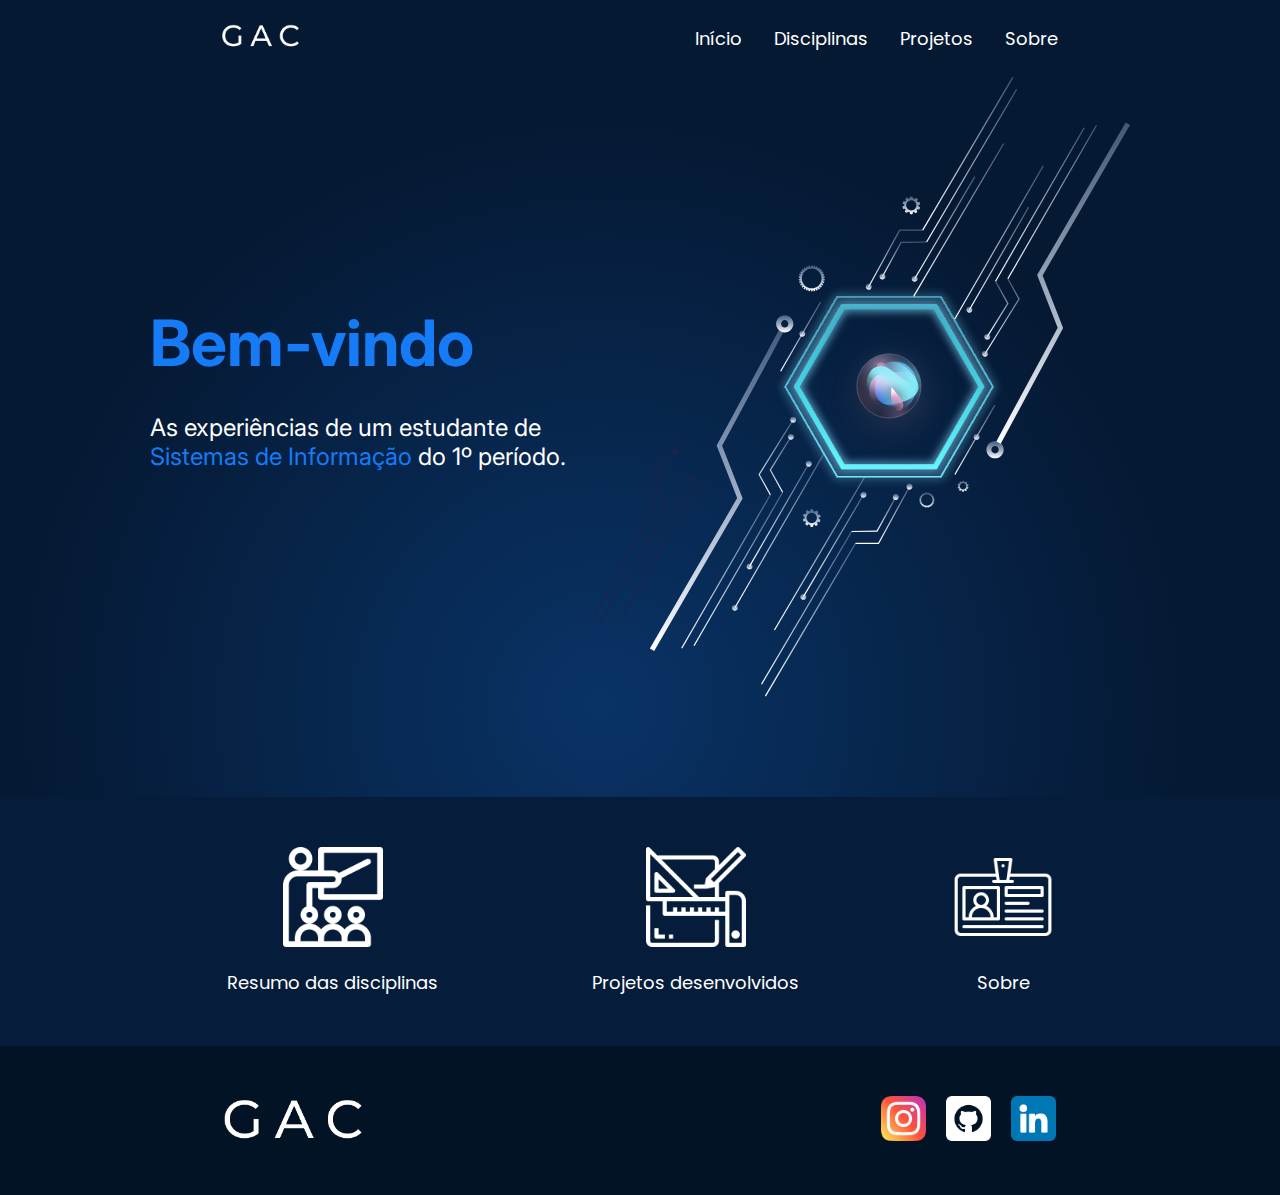
<file: index.html>
<!DOCTYPE html>
<html lang="br-pt">
<head>
    <meta charset="UTF-8">
    <meta http-equiv="X-UA-Compatible" content="IE=edge">
    <meta name="viewport" content="width=device-width, initial-scale=1.0">
    <meta name="description" content="As experiências de um estudante de Sistemas de Informação do 1º período.">
    <meta name="keywords" content="programação, sistemas, sistemas de informação, gac, graduação, html">
    <meta name="robots" content="index, follow">
    <link rel="shortcut icon" href="favicon.ico" type="image/x-icon">
    <title>GAC - Gabriel Alves Carvalho</title>
    <link rel="stylesheet" type="text/css" href="style.css"> 
</head>

<body>
    <div>
    <header class="cabecalho">
        <a href="index.html"><img class="cabecalho-imagem" src="GAC (5).png" alt="logo"></a>
        <nav class="cabecalho-menu">
            <a class="cabecalho-menu-item" href="index.html">Início</a>
            <a class="cabecalho-menu-item" href="pag02.html">Disciplinas</a>
            <a class="cabecalho-menu-item" href="pag03.html">Projetos</a>
            <a class="cabecalho-menu-item" href="pag04.html">Sobre</a>
        </nav>
    </header>
    </div>

    <main class="conteudo">
        <section class="conteudo-principal">
            <div class="conteudo-principal-escrito">
                <h1 class="conteudo-principal-escrito-titulo"><label>Bem-vindo</label></h1>
                <h2 class="conteudo-princpal-escrito-subtitulo">As experiências de um estudante de <label>Sistemas de Informação</label> do 1º período.</h2>
            </div>
            <img class="conteudo-princpal-imagem" src="imagem-body.svg">
        </section>
        <section class="conteudo-secundario">
            <div class="disciplina">
                <a href="pag02.html"><img class="icone" src="disciplina.png"></a>
                <a href="pag02.html"><p>Resumo das disciplinas</p></a>
            </div>
            <div class="projeto">
                <a href="pag03.html"><img class="icone"  src="projetos.png"></a>
                <a href="pag03.html"><p>Projetos desenvolvidos</p></a>
            </div>
            <div class="sobremim">
                <a href="pag04.html"><img class="icone"  src="sobremim.png"></a>
                <a href="pag04.html"><p>Sobre</p></a>
            </div>
        </section>
    </main>

    <footer> 
        <div class="footer">    
        <img id="gac" src="GAC (5).png">
        <div class="imagens">
        <a href="https://www.instagram.com/gabriel.acarv/" target="_blank"><img class="imagens-midias" src="instagram.png" alt="Logo Instagram" ></a>
        <a href="https://github.com/gabrielacarv" target="_blank"><img class="imagens-midias" src="github.png" alt="Logo Git"></a>
        <a href="https://www.linkedin.com/in/gabriel-carvalho-070483234/" target="_blank"><img class="imagens-midias" src="linkedin.png" alt="Logo Linkedin"></a>
        </div>
        </div>
    </footer>
</body>

</html>
</file>
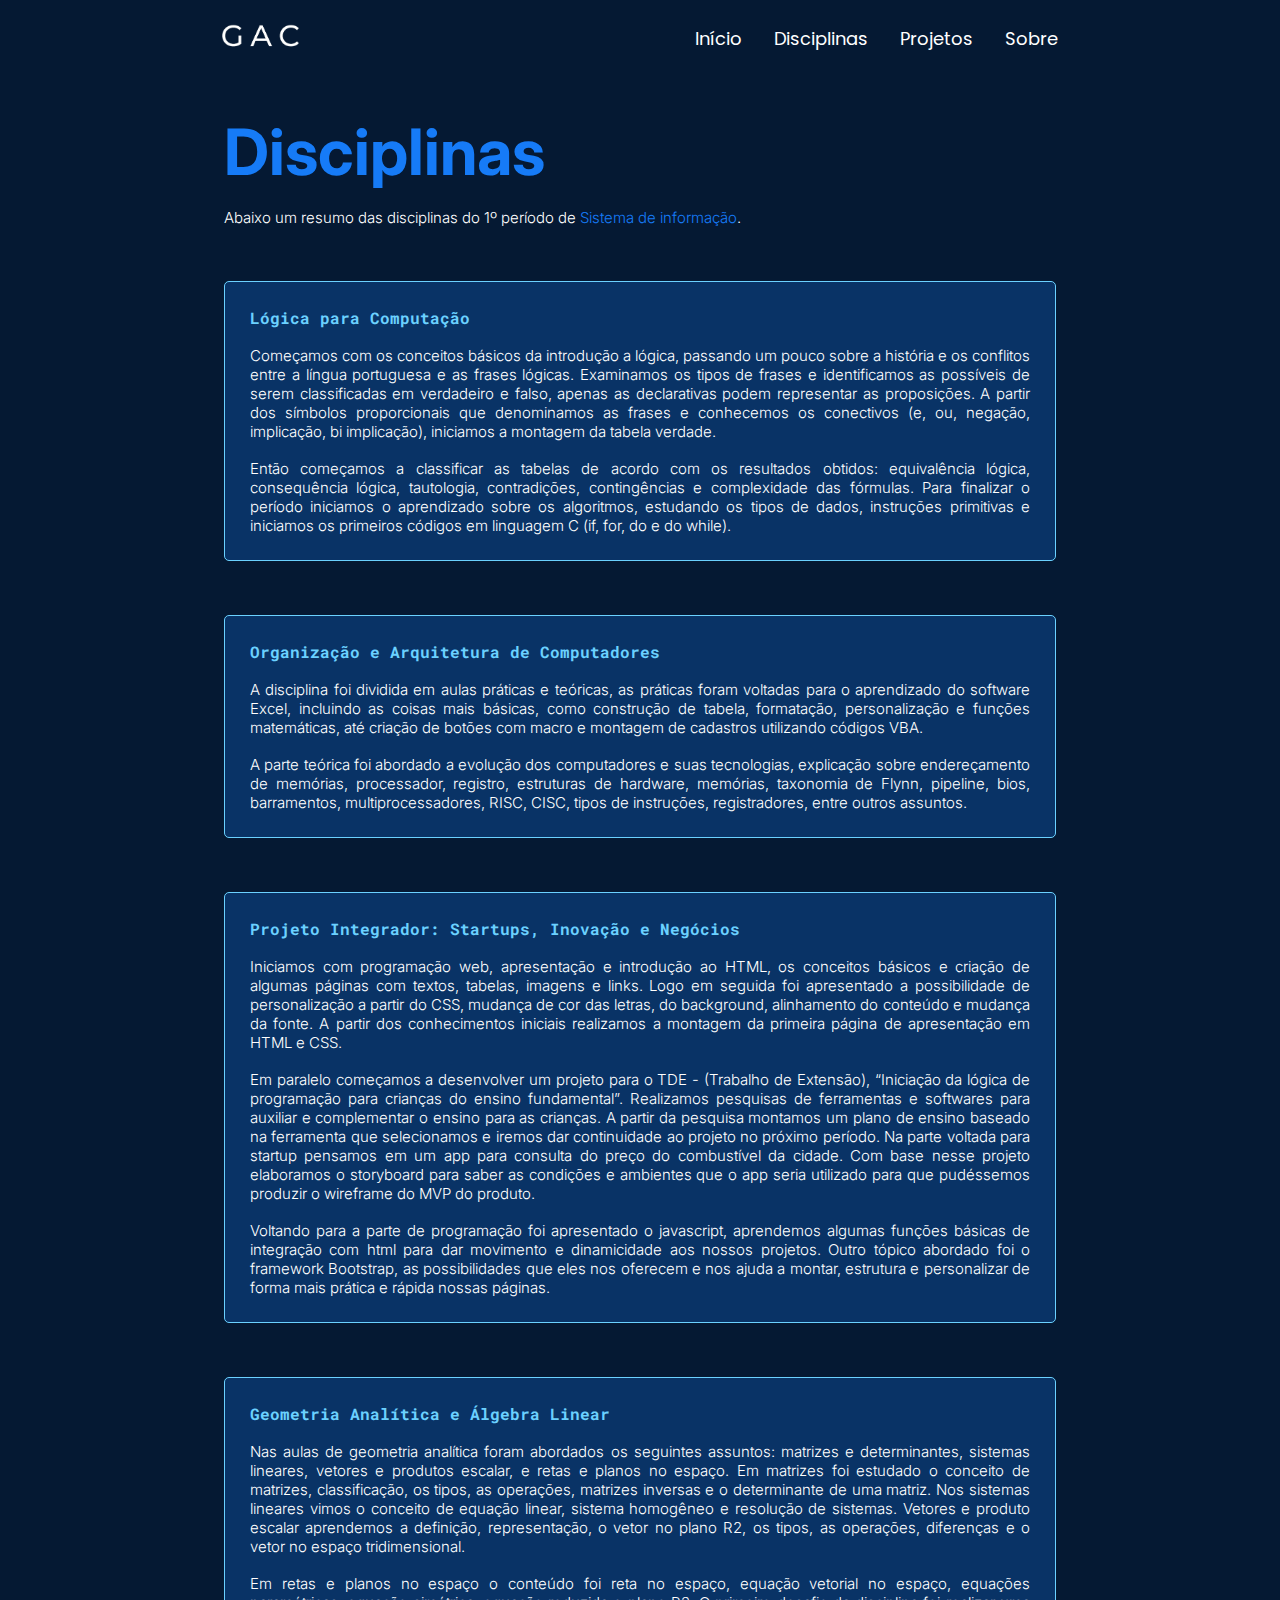
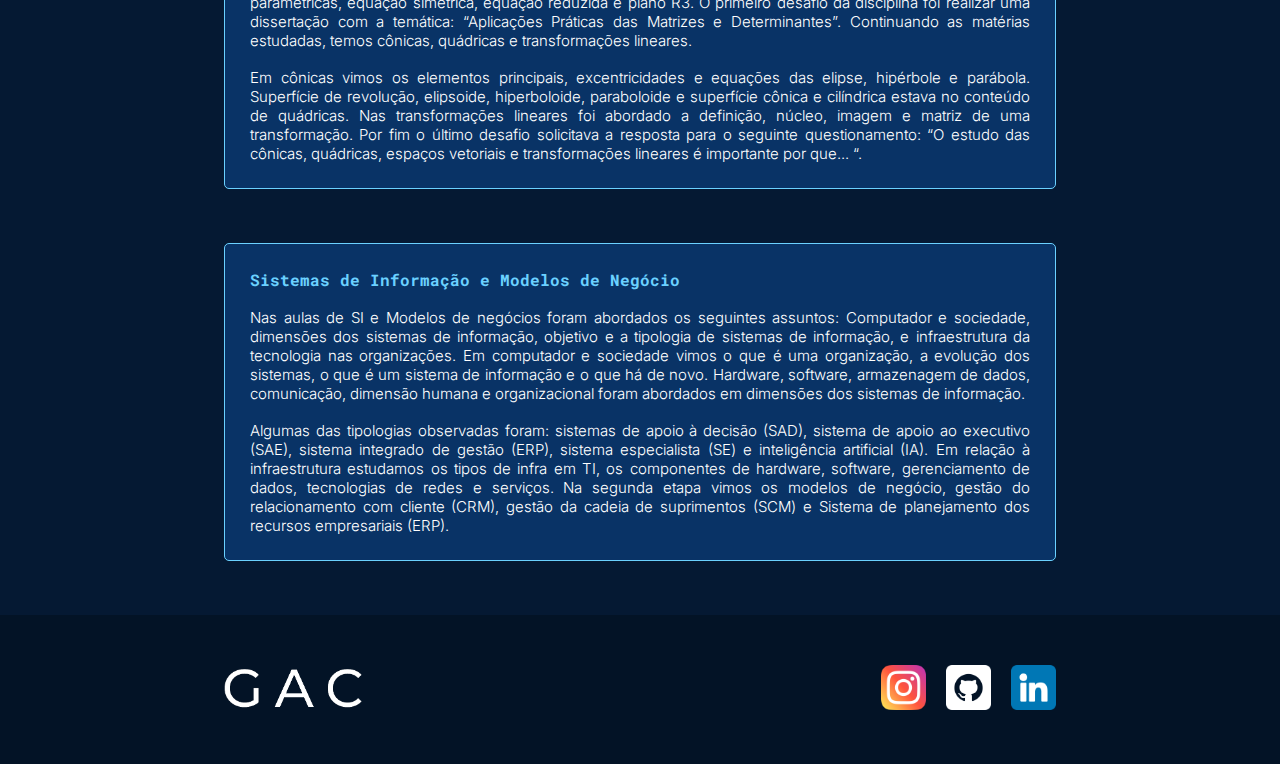
<file: pag02.html>
<!DOCTYPE html>
<html lang="pt-br">
<head>
    <meta charset="UTF-8">
    <meta http-equiv="X-UA-Compatible" content="IE=edge">
    <meta name="viewport" content="width=device-width, initial-scale=1.0">
    <link rel="shortcut icon" href="favicon.ico" type="image/x-icon">
    <title>GAC - Disciplinas</title>
    <link rel="stylesheet" type="text/css" href="style2.css"
    
</head>
<body>
    <div>
        <header class="cabecalho">
            <a href="index.html"><img class="cabecalho-imagem" src="GAC (5).png" alt="logo"></a>
            <nav class="cabecalho-menu">
                <a class="cabecalho-menu-item" href="index.html">Início</a>
                <a class="cabecalho-menu-item" href="pag02.html">Disciplinas</a>
                <a class="cabecalho-menu-item" href="pag03.html">Projetos</a>
                <a class="cabecalho-menu-item" href="pag04.html">Sobre</a>
            </nav>
        </header>
        </div>

        <main>
            <div class="titulo-pag2">
                <br>
                <br>
                <h2>Disciplinas</h2>
                <br>
                <p>Abaixo um resumo das disciplinas do 1º período de <label>Sistema de informação</label>.</p>
            </div>
            <br>
            <br>
            <br>
            <section class="resumo">
                <h4>Lógica para Computação</h4>
                <br>
                <p>Começamos com os conceitos básicos da introdução a lógica, passando um pouco sobre a história e os conflitos entre a língua portuguesa e as frases lógicas. Examinamos os tipos de frases e identificamos as possíveis de serem classificadas em verdadeiro e falso, apenas as declarativas podem representar as proposições. A partir dos símbolos proporcionais que denominamos as frases e conhecemos os conectivos (e, ou, negação, implicação, bi implicação), iniciamos a montagem da tabela verdade.</p>
                <br>
                <p>Então começamos a classificar as tabelas de acordo com os resultados obtidos: equivalência lógica, consequência lógica, tautologia, contradições, contingências e complexidade das fórmulas. Para finalizar o período iniciamos o aprendizado sobre os algoritmos, estudando os tipos de dados, instruções primitivas e iniciamos os primeiros códigos em linguagem C (if, for, do e do while).</p>
            </section>

            <br>
            <br>
            <br>

            <section class="resumo">
                <h4>Organização e Arquitetura de Computadores</h4>
                <br>
                <p>A disciplina foi dividida em aulas práticas e teóricas, as práticas foram voltadas para o aprendizado do software Excel, incluindo as coisas mais básicas, como construção de tabela, formatação, personalização e funções matemáticas, até criação de botões com macro e montagem de cadastros utilizando códigos VBA.</p>
                <br>
                <p>A parte teórica foi abordado a evolução dos computadores e suas tecnologias, explicação sobre endereçamento de memórias, processador, registro, estruturas de hardware, memórias, taxonomia de Flynn, pipeline, bios, barramentos, multiprocessadores, RISC, CISC, tipos de instruções, registradores, entre outros assuntos. </p>
            </section>

            <br>
            <br>
            <br>

            <section class="resumo">
                <h4>Projeto Integrador: Startups, Inovação e Negócios</h4>
                <br>
                <p>Iniciamos com programação web, apresentação e introdução ao HTML, os conceitos básicos e criação de algumas páginas com textos, tabelas, imagens e links. Logo em seguida foi apresentado a possibilidade de personalização a partir do CSS, mudança de cor das letras, do  background, alinhamento do conteúdo e mudança da fonte. A partir dos conhecimentos iniciais realizamos a montagem da primeira página de apresentação em HTML e CSS.</p>
                <br>
                <p>Em paralelo começamos a desenvolver um projeto para o TDE - (Trabalho de Extensão), “Iniciação da lógica de programação para crianças do ensino fundamental”. Realizamos pesquisas de ferramentas e softwares para auxiliar e complementar o ensino para as crianças. A partir da pesquisa montamos um plano de ensino baseado na ferramenta que selecionamos e iremos dar continuidade ao projeto no próximo período.
                Na parte voltada para startup pensamos em um app para consulta do preço do combustível da cidade. Com base nesse projeto elaboramos o storyboard para saber as condições e ambientes que o app seria utilizado para que pudéssemos produzir o  wireframe do MVP do produto.</p>
                <br>
                <p>Voltando para a parte de programação foi apresentado o javascript, aprendemos algumas funções básicas de integração com html para dar movimento e dinamicidade aos nossos projetos. Outro tópico abordado foi o framework Bootstrap, as  possibilidades que eles nos oferecem e nos ajuda a montar, estrutura e personalizar de forma mais prática e rápida nossas páginas.</p> 
            </section>

            <br>
            <br>
            <br>

            <section class="resumo">
                <h4>Geometria Analítica e Álgebra Linear</h4>
                <br>
                <p>Nas aulas de geometria analítica foram abordados os seguintes assuntos: matrizes e determinantes, sistemas lineares, vetores e produtos escalar, e retas e planos no espaço. Em matrizes foi estudado o conceito de matrizes, classificação, os tipos, as operações, matrizes inversas e o determinante de uma matriz. Nos sistemas lineares vimos o conceito de equação linear, sistema homogêneo e resolução de sistemas. Vetores e produto escalar aprendemos a definição, representação, o vetor no plano R2, os tipos, as operações, diferenças e o vetor no espaço tridimensional.</p>
                <br>
                <p>Em retas e planos no espaço o conteúdo foi reta no espaço, equação vetorial no espaço, equações paramétricas, equação simétrica, equação reduzida e plano R3. O primeiro desafio da disciplina foi realizar uma dissertação com a temática: “Aplicações Práticas das Matrizes e Determinantes”. Continuando as matérias estudadas, temos cônicas, quádricas e transformações lineares.</p>
                <br>
                <p>Em cônicas vimos os elementos principais, excentricidades e equações das elipse, hipérbole e parábola. Superfície de revolução, elipsoide, hiperboloide, paraboloide e superfície cônica e cilíndrica estava no conteúdo de quádricas. Nas transformações lineares foi abordado a definição, núcleo, imagem e matriz de uma transformação. Por fim o último desafio solicitava a resposta para o seguinte questionamento: “O estudo das cônicas, quádricas, espaços vetoriais e transformações lineares é importante por que... “.</p>
            </section>

            <br>
            <br>
            <br>

            <section class="resumo">
                <h4>Sistemas de Informação e Modelos de Negócio</h4>
                <br>
                <p>Nas aulas de SI e Modelos de negócios foram abordados os seguintes assuntos: Computador e sociedade, dimensões dos sistemas de informação, objetivo e a tipologia de sistemas de informação, e infraestrutura da tecnologia nas organizações. Em computador e sociedade vimos o que é uma organização, a evolução dos sistemas, o que é um sistema de informação e o que há de novo. Hardware, software, armazenagem de dados, comunicação, dimensão humana e organizacional foram abordados em dimensões dos sistemas de informação.</p>
                <br>
                <p>Algumas das tipologias observadas foram: sistemas de apoio à decisão (SAD), sistema de apoio ao executivo (SAE), sistema integrado de gestão (ERP), sistema especialista (SE) e inteligência artificial (IA). Em relação à infraestrutura estudamos os tipos de infra em TI, os componentes de hardware, software, gerenciamento de dados, tecnologias de redes e serviços. Na segunda etapa vimos os modelos de negócio, gestão do relacionamento com cliente (CRM), gestão da cadeia de suprimentos (SCM) e Sistema de planejamento dos recursos empresariais (ERP).</p>
            </section>

            <br>
            <br>
            <br>

        </main>

        <footer> 
            <div class="footer">    
            <img id="gac" src="GAC (5).png">
            <div class="imagens">
            <a href="https://www.instagram.com/gabriel.acarv/" target="_blank"><img class="imagens-midias" src="instagram.png" alt="Logo Instagram" ></a>
            <a href="https://github.com/gabrielacarv" target="_blank"><img class="imagens-midias" src="github.png" alt="Logo Git"></a>
            <a href="https://www.linkedin.com/in/gabriel-carvalho-070483234/" target="_blank"><img class="imagens-midias" src="linkedin.png" alt="Logo Linkedin"></a>
            </div>
            </div>
        </footer>
</body>
</html>
</file>
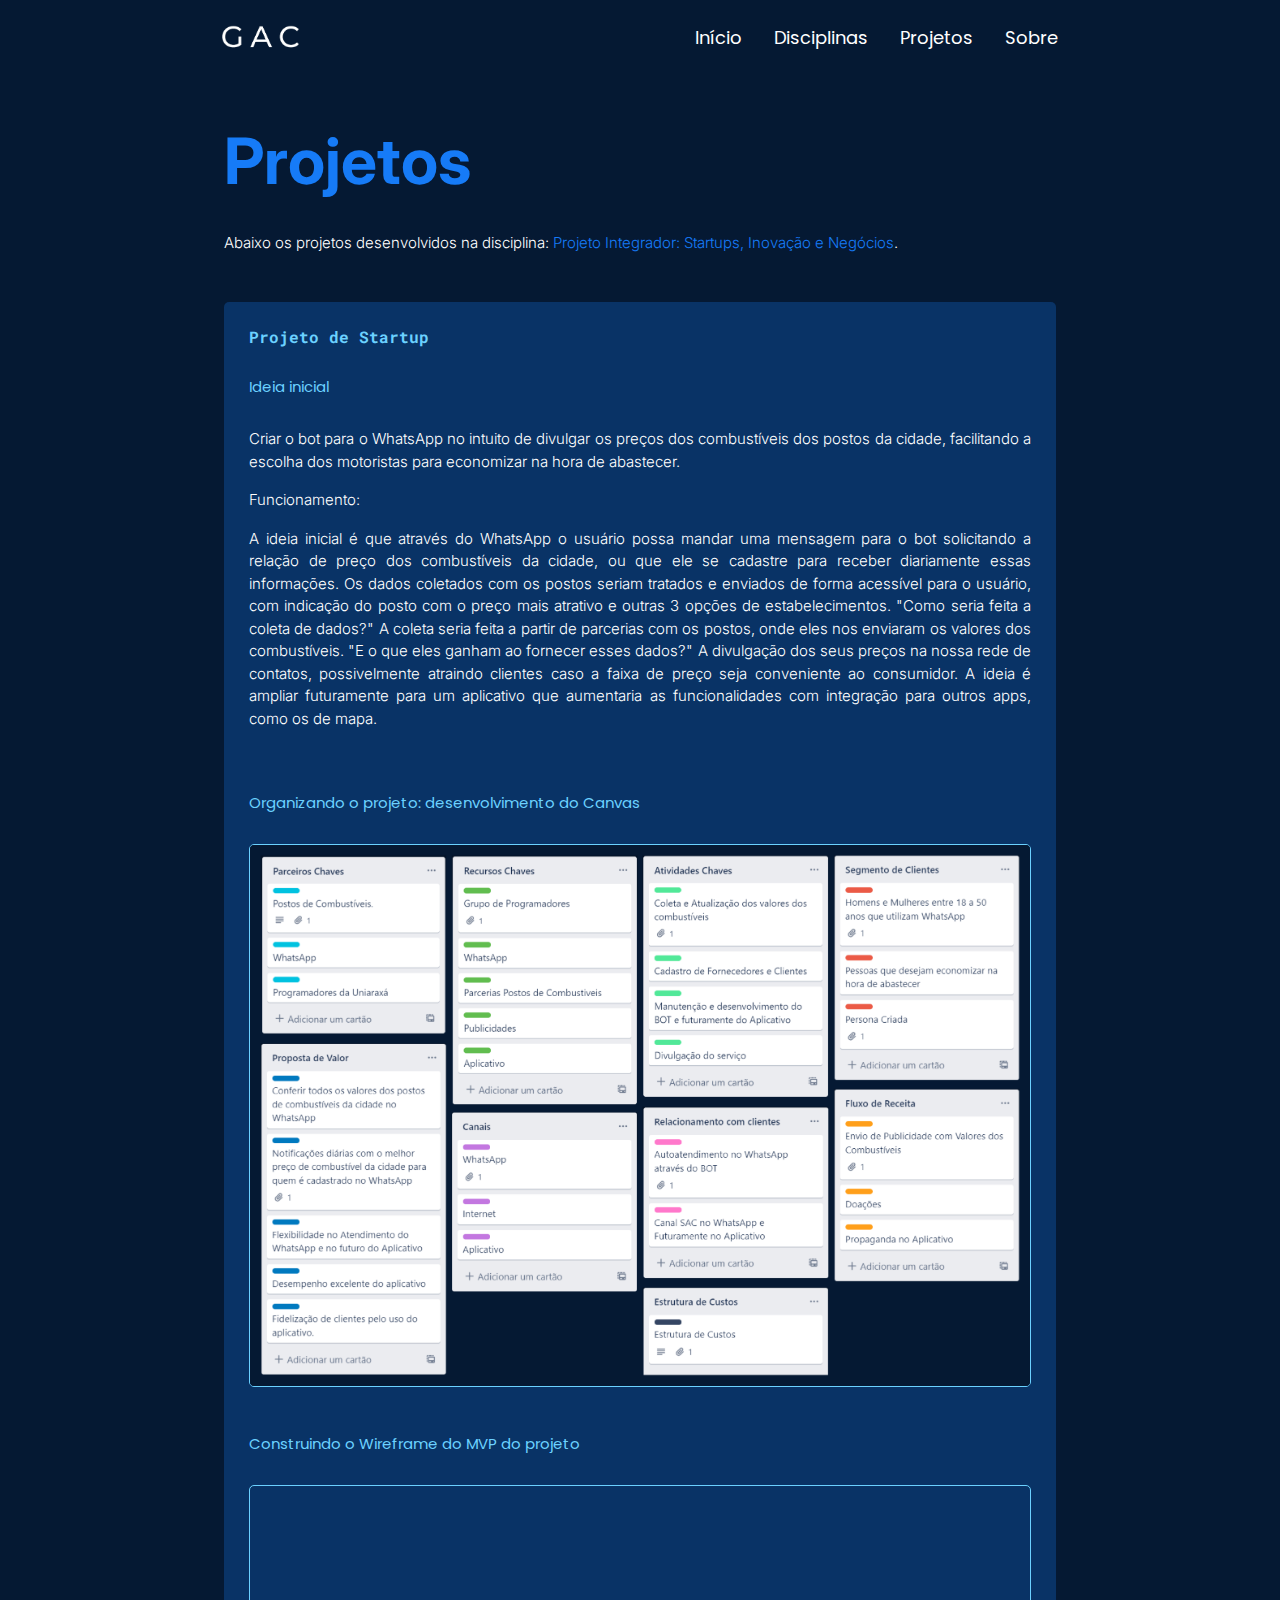
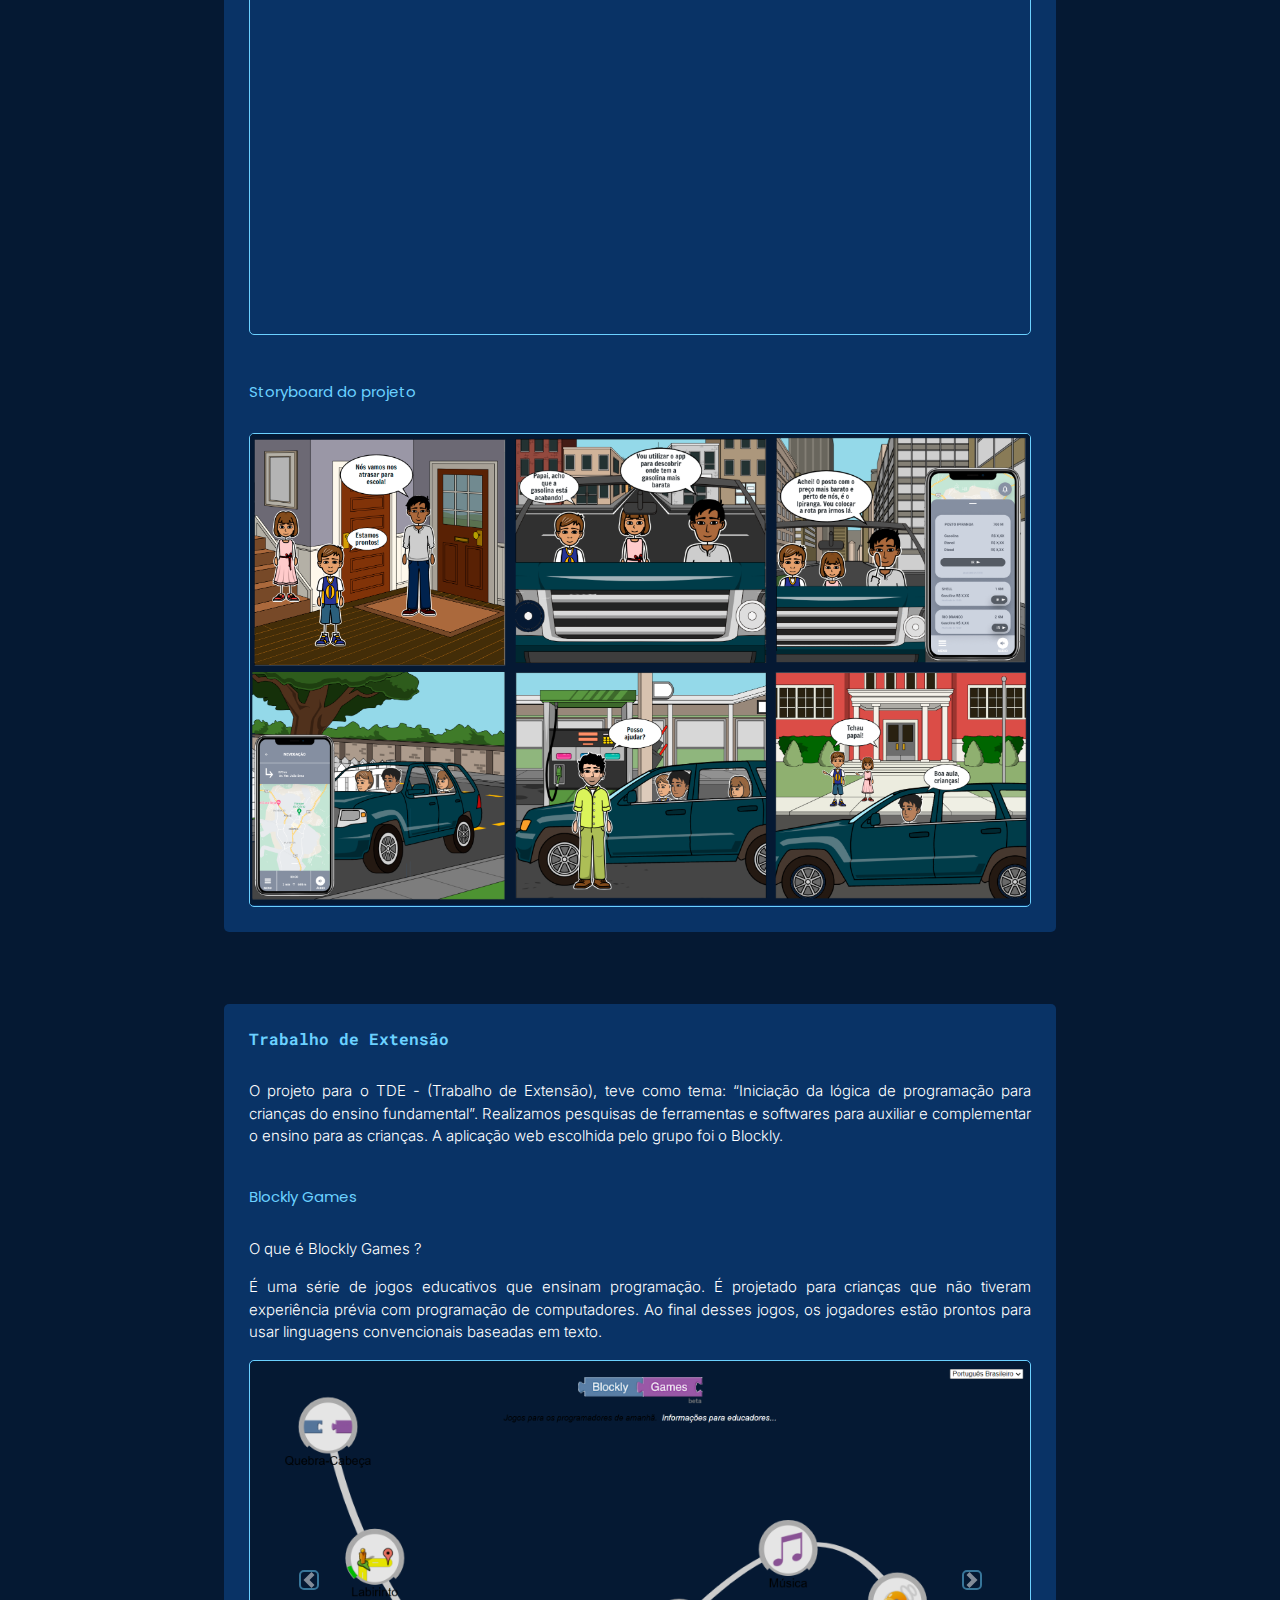
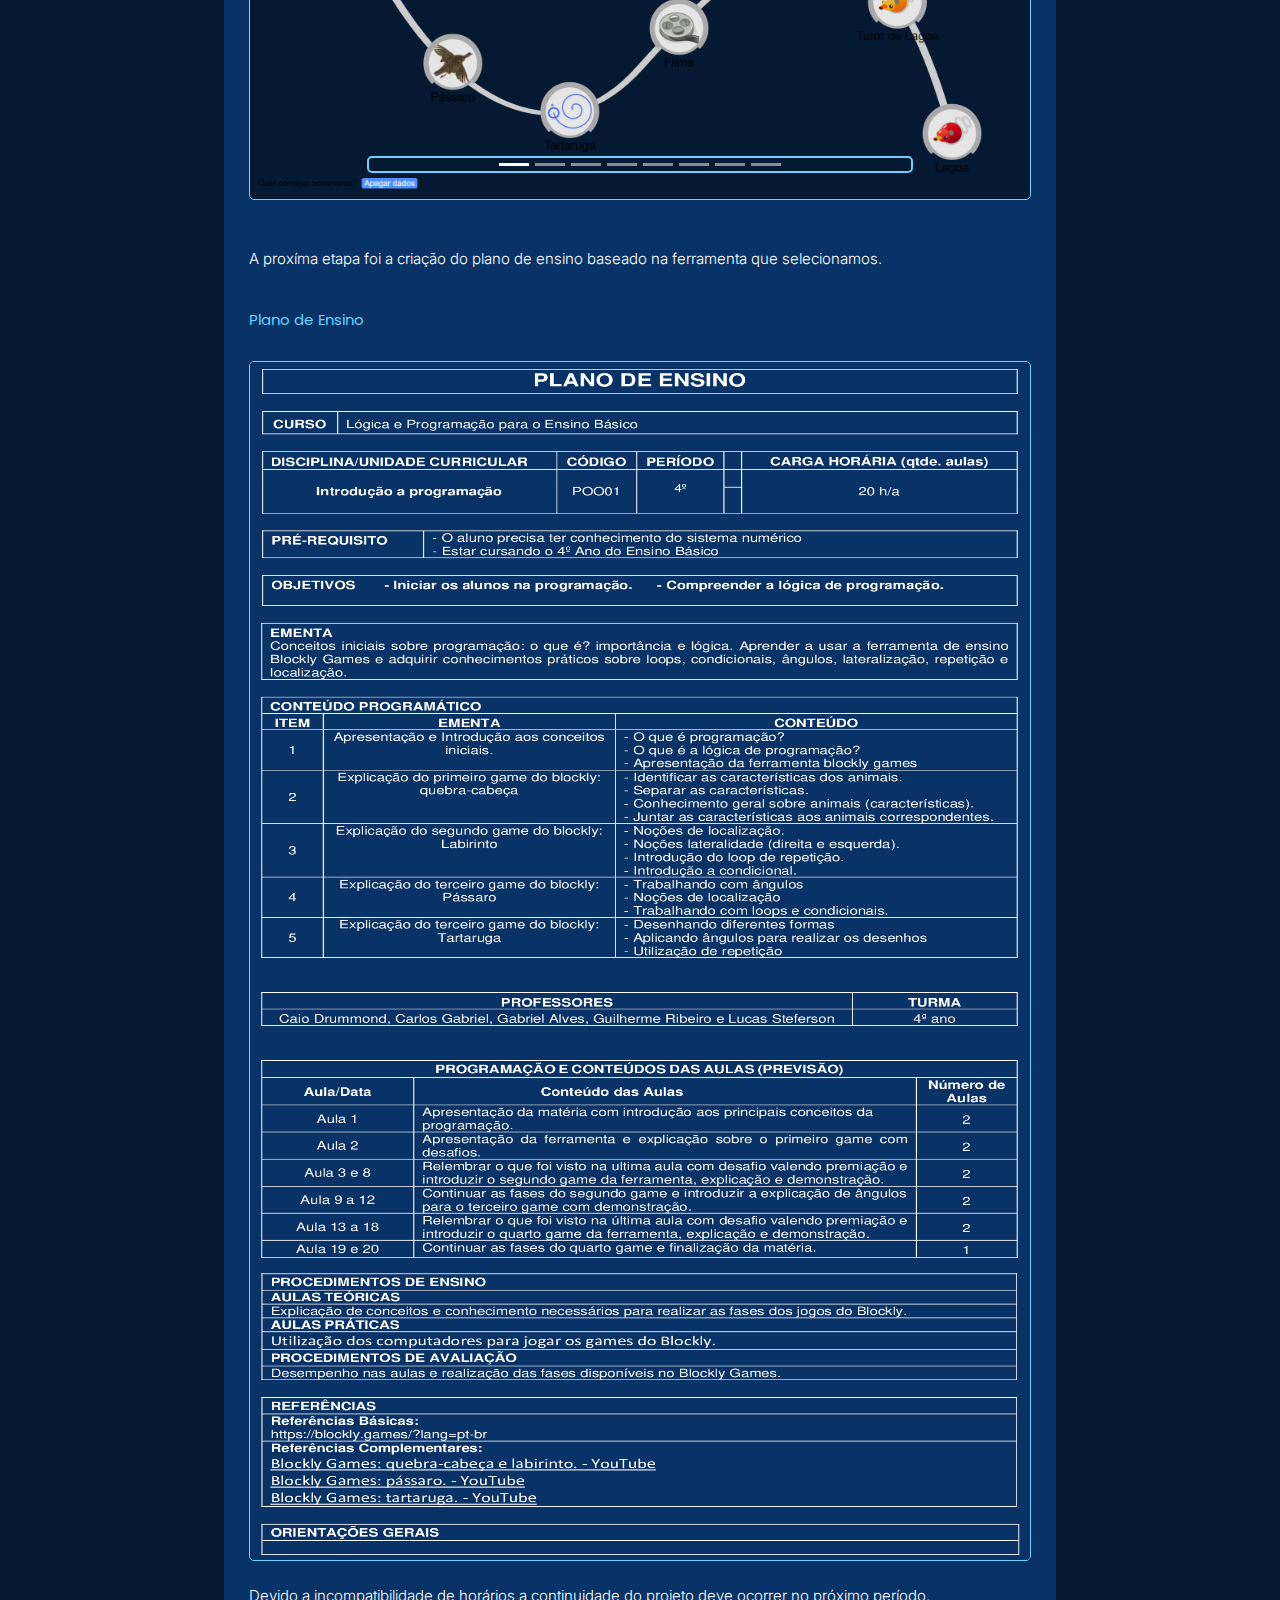
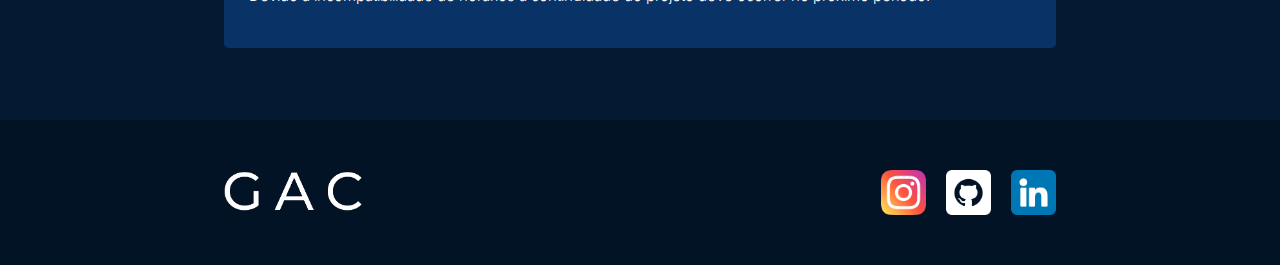
<file: pag03.html>
<!DOCTYPE html>
<html lang="pt-br">
<head>
    <meta charset="UTF-8">
    <meta http-equiv="X-UA-Compatible" content="IE=edge">
    <meta name="viewport" content="width=device-width, initial-scale=1.0">
    <link rel="shortcut icon" href="favicon.ico" type="image/x-icon">
    <title>GAC - Projetos</title>
    <link rel="stylesheet" href="https://cdn.jsdelivr.net/npm/bootstrap@4.0.0/dist/css/bootstrap.min.css" integrity="sha384-Gn5384xqQ1aoWXA+058RXPxPg6fy4IWvTNh0E263XmFcJlSAwiGgFAW/dAiS6JXm" crossorigin="anonymous">
    <link rel="stylesheet" type="text/css" href="style3.css"   
</head>
<body>
    <header class="cabecalho">
        <a href="index.html"><img class="cabecalho-imagem" src="GAC (5).png" alt="logo"></a>
        <nav class="cabecalho-menu">
            <a class="cabecalho-menu-item" href="index.html">Início</a>
            <a class="cabecalho-menu-item" href="pag02.html">Disciplinas</a>
            <a class="cabecalho-menu-item" href="pag03.html">Projetos</a>
            <a class="cabecalho-menu-item" href="pag04.html">Sobre</a>
        </nav>
    </header>

    <body>
        <div class="titulo-pag3">
            <br>
            <br>
            <h2>Projetos</h2>
            <br>
            <p>Abaixo os projetos desenvolvidos na disciplina: <label>Projeto Integrador: Startups, Inovação e Negócios</label>.</p>
        </div>
        <br>
        <section class="projeto">
            <h4><b>Projeto de Startup</b></h4>
            <br>
            <h5>Ideia inicial</h5>
            <br>
            <p>Criar o bot para o WhatsApp no intuito de divulgar os preços dos combustíveis dos postos
                da cidade, facilitando a escolha dos motoristas para economizar na hora de abastecer.
            </p>
            <p>Funcionamento:</p>
            <p>A ideia inicial é que através do WhatsApp o usuário possa mandar uma mensagem para o
                bot solicitando a relação de preço dos combustíveis da cidade, ou que ele se cadastre para
                receber diariamente essas informações. Os dados coletados com os postos seriam tratados e enviados de forma acessível para o
                usuário, com indicação do posto com o preço mais atrativo e outras 3 opções de estabelecimentos. "Como seria feita a coleta de dados?" A coleta seria feita a partir de parcerias com os
                postos, onde eles nos enviaram os valores dos combustíveis. "E o que eles ganham ao
                fornecer esses dados?" A divulgação dos seus preços na nossa rede de contatos,
                possivelmente atraindo clientes caso a faixa de preço seja conveniente ao consumidor.
                A ideia é ampliar futuramente para um aplicativo que aumentaria as funcionalidades com
                integração para outros apps, como os de mapa.
            </p>

            <br>
            <br>

            <h5>Organizando o projeto: desenvolvimento do Canvas</h5>
            <br>
            <img class="imagens-projeto" id="canva" src="canva.png">
            
            <br>
            <br>

            <h5>Construindo o Wireframe do MVP do projeto</h5>
            <br>
            <iframe class="imagens-projeto" id="figma" src="https://www.figma.com/embed?embed_host=share&url=https%3A%2F%2Fwww.figma.com%2Fproto%2FMKXc0fN8cFeXouCTQhWNAZ%2FWireframe-App-(Community)%3Fnode-id%3D103%253A2%26scaling%3Dscale-down%26page-id%3D0%253A1%26starting-point-node-id%3D103%253A2" allowfullscreen></iframe>
            
            <br>
            <br>

            <h5>Storyboard do projeto</h5>
            <br>
            <img class="imagens-projeto" id="storyboard" src="STORYBOARD.png">
        </section>

        <br>
        <br>
        <br>

        <section class="tde">
            <h4><b>Trabalho de Extensão</b></h4>
            <br>
            <p>O projeto para o TDE - (Trabalho de Extensão), teve como tema: “Iniciação da lógica de programação para crianças do ensino fundamental”. Realizamos pesquisas de ferramentas e softwares para auxiliar e complementar o ensino para as crianças. A aplicação web escolhida pelo grupo foi o Blockly.</p>
            <br>
            <h5>Blockly Games</h5>
            <br>
            <p>O que é Blockly Games ?</p>
            <p>É uma série de jogos educativos que ensinam programação. É projetado para crianças que não tiveram experiência prévia com programação de computadores. Ao final desses jogos, os jogadores estão prontos para usar linguagens convencionais baseadas em texto.</p>
            <div class="imagens-projeto" id="carrosel">
                <div id="carouselExampleIndicators" class="carousel slide carousel-fade" data-ride="carousel" data-interval="90000">
                    <ol class="carousel-indicators">
                      <li data-target="#carouselExampleIndicators" data-slide-to="0" class="active"></li>
                      <li data-target="#carouselExampleIndicators" data-slide-to="1"></li>
                      <li data-target="#carouselExampleIndicators" data-slide-to="2"></li>
                      <li data-target="#carouselExampleIndicators" data-slide-to="3"></li>
                      <li data-target="#carouselExampleIndicators" data-slide-to="4"></li>
                      <li data-target="#carouselExampleIndicators" data-slide-to="5"></li>
                      <li data-target="#carouselExampleIndicators" data-slide-to="6"></li>
                      <li data-target="#carouselExampleIndicators" data-slide-to="7"></li>
                    </ol>
                    <div class="carousel-inner">
                      <div class="carousel-item active">
                        <img class="d-block w-100" src="blockly.png" alt="Primeiro Slide">
                      </div>
                      <div class="carousel-item">
                        <img class="d-block w-100" src="blockly1.png" alt="Segundo Slide">
                      </div>
                      <div class="carousel-item">
                        <img class="d-block w-100" src="blockly2.png" alt="Terceiro Slide">
                      </div>
                      <div class="carousel-item">
                        <img class="d-block w-100" src="blockly3.png" alt="Quarto Slide">
                      </div>
                      <div class="carousel-item">
                        <img class="d-block w-100" src="blockly4.png" alt="Quinto Slide">
                      </div>
                      <div class="carousel-item">
                        <img class="d-block w-100" src="blockly5.png" alt="Sexto Slide">
                      </div>
                      <div class="carousel-item">
                        <img class="d-block w-100" src="blockly6.png" alt="Setimo Slide">
                      </div>
                      <div class="carousel-item">
                        <img class="d-block w-100" src="blockly7.png" alt="Oitavo Slide">
                      </div>
                    </div>
                    <a class="carousel-control-prev" href="#carouselExampleIndicators" role="button" data-slide="prev">
                      <span class="carousel-control-prev-icon" aria-hidden="true"></span>
                      <span class="sr-only">Anterior</span>
                    </a>
                    <a class="carousel-control-next" href="#carouselExampleIndicators" role="button" data-slide="next">
                      <span class="carousel-control-next-icon" aria-hidden="true"></span>
                      <span class="sr-only">Próximo</span>
                    </a>
                  </div>
            </div>
            <br>
            <br>
            <p>A proxíma etapa foi a criação do plano de ensino baseado na ferramenta que selecionamos.</p>
            <br>
            <h5>Plano de Ensino</h5>
            <br>
            <img class="imagens-projeto" id="plano" src="plano.png" >            
            <br>
            <p>Devido a incompatibilidade de horários a continuidade do projeto deve ocorrer no próximo período.</p>
        </section>
        <br>
        <br>
        <br>
    </body>

    <footer> 
      <div class="footer">    
      <img id="gac" src="GAC (5).png">
      <div class="imagens">
      <a href="https://www.instagram.com/gabriel.acarv/" target="_blank"><img class="imagens-midias" src="instagram.png" alt="Logo Instagram" ></a>
      <a href="https://github.com/gabrielacarv" target="_blank"><img class="imagens-midias" src="github.png" alt="Logo Git"></a>
      <a href="https://www.linkedin.com/in/gabriel-carvalho-070483234/" target="_blank"><img class="imagens-midias" src="linkedin.png" alt="Logo Linkedin"></a>
      </div>
      </div>
  </footer>

    <script src="https://code.jquery.com/jquery-3.2.1.slim.min.js" integrity="sha384-KJ3o2DKtIkvYIK3UENzmM7KCkRr/rE9/Qpg6aAZGJwFDMVNA/GpGFF93hXpG5KkN" crossorigin="anonymous"></script>
    <script src="https://cdn.jsdelivr.net/npm/popper.js@1.12.9/dist/umd/popper.min.js" integrity="sha384-ApNbgh9B+Y1QKtv3Rn7W3mgPxhU9K/ScQsAP7hUibX39j7fakFPskvXusvfa0b4Q" crossorigin="anonymous"></script>
    <script src="https://cdn.jsdelivr.net/npm/bootstrap@4.0.0/dist/js/bootstrap.min.js" integrity="sha384-JZR6Spejh4U02d8jOt6vLEHfe/JQGiRRSQQxSfFWpi1MquVdAyjUar5+76PVCmYl" crossorigin="anonymous"></script>

</body>
</html>
</file>
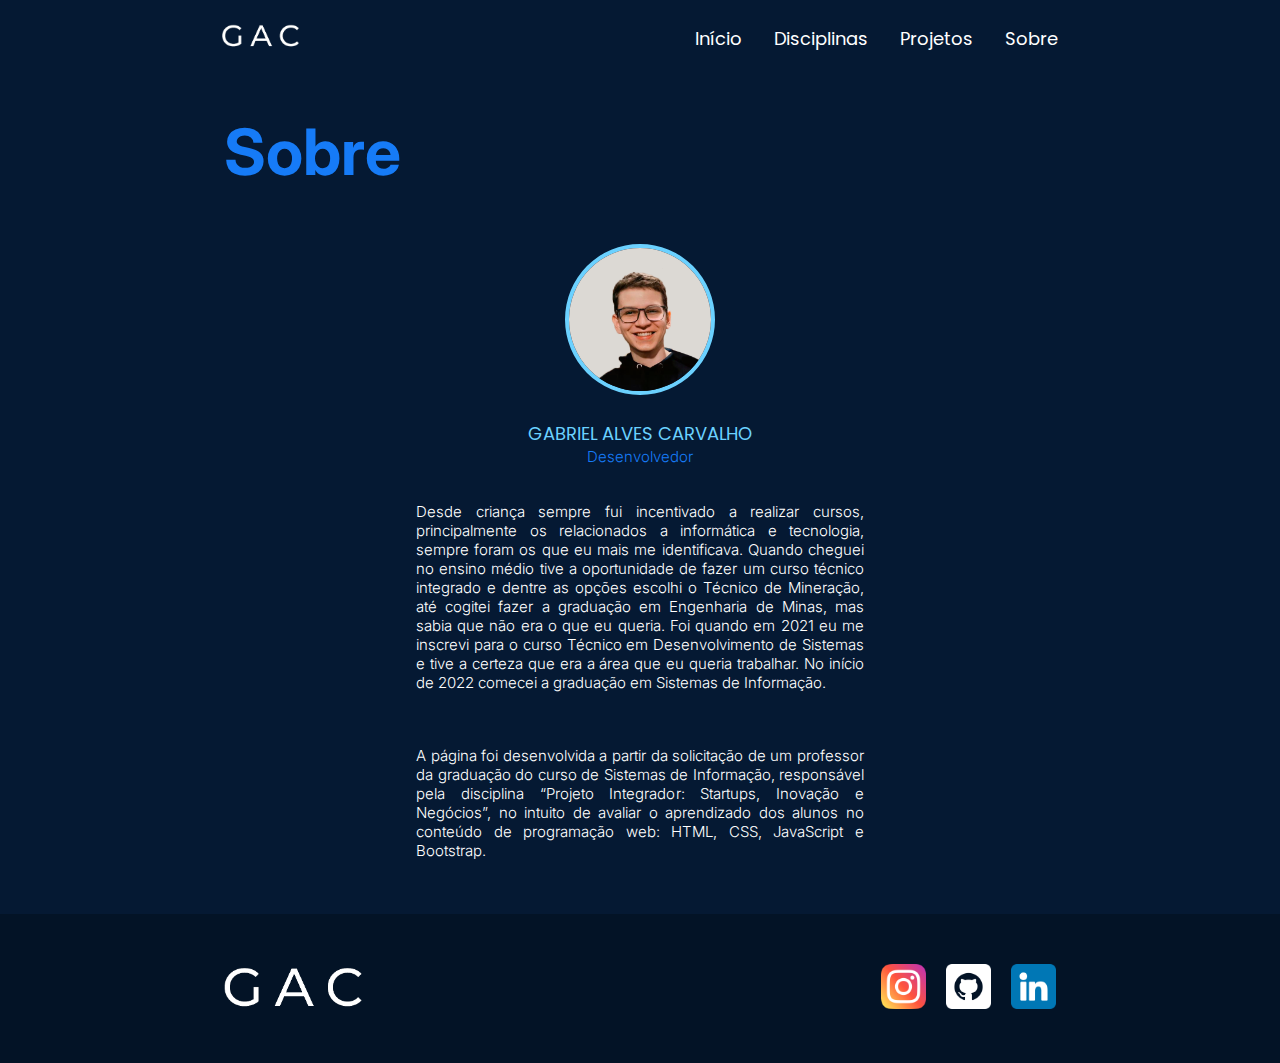
<file: pag04.html>
<!DOCTYPE html>
<html lang="pt-br">
<head>
    <meta charset="UTF-8">
    <meta http-equiv="X-UA-Compatible" content="IE=edge">
    <meta name="viewport" content="width=device-width, initial-scale=1.0">
    <link rel="shortcut icon" href="favicon.ico" type="image/x-icon">
    <title>GAC - Sobre</title>
    <link rel="stylesheet" type="text/css" href="style4.css"    
</head>

<body>
    <header class="cabecalho">
        <a href="index.html"><img class="cabecalho-imagem" src="GAC (5).png" alt="logo"></a>
        <nav class="cabecalho-menu">
            <a class="cabecalho-menu-item" href="index.html">Início</a>
            <a class="cabecalho-menu-item" href="pag02.html">Disciplinas</a>
            <a class="cabecalho-menu-item" href="pag03.html">Projetos</a>
            <a class="cabecalho-menu-item" href="pag04.html">Sobre</a>
        </nav>
    </header>

    <main>
        <div class="titulo-pag4">
            <br>
            <br>
            <h4>Sobre</h4>
        </div>
        <br>
        <br>
        <br>
        <div id="perfil">          
            <img class="perfil" src="perfil.png">
            <p id="nome">GABRIEL ALVES CARVALHO</p>
        </div>
            <p id="cargo">Desenvolvedor</p>
        <div class="conteudo">
            <br>
            <br>
            <p>Desde criança sempre fui incentivado a realizar cursos, principalmente os relacionados a informática e tecnologia, sempre foram os que eu mais me identificava. Quando cheguei no ensino médio tive a oportunidade de fazer um curso técnico integrado e dentre as opções escolhi o Técnico de Mineração, até cogitei fazer a graduação em Engenharia de Minas, mas sabia que não era o que eu queria. Foi quando em 2021 eu me inscrevi para o curso Técnico em Desenvolvimento de Sistemas e tive a certeza que era a área que eu queria trabalhar. No início de 2022 comecei a graduação em Sistemas de Informação.</p>
            <br>
            <br>
            <br>
            <p>A página foi desenvolvida a partir da solicitação de um professor da graduação do curso de Sistemas de Informação, responsável pela disciplina “Projeto Integrador: Startups, Inovação e Negócios”, no intuito de avaliar o aprendizado dos alunos no conteúdo de programação web: HTML, CSS, JavaScript e Bootstrap.</p>
        </div>
        <br>
        <br>
        <br>
    </main>
    
    <footer> 
        <div class="footer">    
        <img id="gac" src="GAC (5).png">
        <div class="imagens">
        <a href="https://www.instagram.com/gabriel.acarv/" target="_blank"><img class="imagens-midias" src="instagram.png" alt="Logo Instagram" ></a>
        <a href="https://github.com/gabrielacarv" target="_blank"><img class="imagens-midias" src="github.png" alt="Logo Git"></a>
        <a href="https://www.linkedin.com/in/gabriel-carvalho-070483234/" target="_blank"><img class="imagens-midias" src="linkedin.png" alt="Logo Linkedin"></a>
        </div>
        </div>
    </footer>
</body>

</html>
</file>
<file: style.css>
@import url('https://fonts.googleapis.com/css2?family=Inter:wght@500;700&family=Poppins:wght@500&display=swap');

*{
    margin: 0;
    padding: 0;
    box-sizing: border-box;
    text-decoration: none;
}

body {
    font-size: 100%;
    background: radial-gradient(circle at 47% 59%,#093366,#051933 60%);
    background-color: #072347;
    animation: colors 15s ease infinite;
}

@keyframes colors{
    0%{
        background-position: 0% 50%;
    }
    50%{
        background-position: 100% 50%;
    }
    100%{
        background-position: 0% 50%;
    }
}

.cabecalho{
    display:flex;
    flex-direction: row;
    align-items: center;
    justify-content: space-around;
    padding: 24px; 
}

.cabecalho-imagem{
    height: 25px;
}

.cabecalho-menu{
    display: flex;
    gap: 32px;
}

.cabecalho-menu-item{
    font-family: 'Poppins', sans-serif;
    font-weight: 400;
    font-size: 18px;
    color:#fff;
}

a:hover{
    color: #167bf7;
}

p{
    color: #fff;
}

.conteudo-principal {
    display: flex;
    flex-direction: row;
    align-items: center;
    justify-content: space-around;
    padding-right: 150px;
    padding-left: 150px;
    padding-bottom: 100px;
}

.conteudo-principal-escrito {
    display: flex;
    flex-direction: column;
    gap: 32px;
    color:#fff;
}

.conteudo-principal-escrito-titulo {
    font-family: 'Inter', sans-serif;
    font-weight: 700;
    font-size: 64px;
    color:#fff;
}

.conteudo-princpal-escrito-subtitulo{
    font-family: 'Inter', sans-serif;
    font-weight: 400;
    font-size: 24px;
    color:#fff;
}

.conteudo-princpal-imagem{
    height: 620px;
}

.imagens-midias{
    height: 45px;
    width: 45px;
    position:relative;
}
.imagens-midias:hover{
    top:-2px;box-shadow:0 2px 2px #031326;
    transition: all .2s ease-in-out;
}
.conteudo-secundario{
    background-color: #051d3b;
    width: 100%;
    height: 100%;
    padding-bottom: 50px;
    padding-top: 50px;
    padding-right: 150px;
    padding-left: 150px;
    display: flex;
    flex-direction: row;
    justify-content: space-around;
}

.icone:hover{
    top:-2px;
    box-shadow:0 0px 0px #031326;
    transition: all .2s ease-in-out;
}

p:hover{
    color: #167bf7;
}

.disciplina{
    display: flex;
    flex-direction: column;
    align-items: center;
    gap: 15px;
    color: #fff;
    font-family: 'Poppins', sans-serif;
    font-weight: 400;
    font-size: 18px;
}

.projeto{
    display: flex;
    flex-direction: column;
    align-items: center;
    gap: 15px;
    color: #fff;
    font-family: 'Poppins', sans-serif;
    font-weight: 400;
    font-size: 18px;
}

.sobremim{
    display: flex;
    flex-direction: column;
    align-items: center;
    gap: 15px;
    color: #fff;
    font-family: 'Poppins', sans-serif;
    font-weight: 400;
    font-size: 18px;
}

.imagens{
    display: flex;
    flex-direction: row;
    align-items: center;
    justify-content: flex-end;
    gap: 20px;
    padding-top: 50px;
    padding-bottom: 50px;
}

.icone{
    height: 100px;
    width: 100px;
    position:relative;
}

.footer{
    display: flex;
    flex-direction: row;
    align-items: center;
    justify-content:space-between;   
    width: 65%;
    margin: auto;
}

#gac{
    height: 45px;
}

footer{
    background-color: #031326;   
}

label{
    color: #167bf7;
}
</file>
<file: style2.css>
@import url('https://fonts.googleapis.com/css2?family=Inter:wght@200;300;500;700&family=Poppins:wght@500&family=Roboto+Mono&display=swap');

*{
    margin: 0;
    padding: 0;
    box-sizing: border-box;
    text-decoration: none;
}

body{
    font-size: 100%;
    background-color: #051933;
    background-repeat: no-repeat;
}
.cabecalho{
    display:flex;
    flex-direction: row;
    align-items: center;
    justify-content: space-around;
    padding: 24px; 
    background-color: #051933;
}

.cabecalho-imagem{
    height: 25px;
}

.cabecalho-menu{
    display: flex;
    gap: 32px;
}

.cabecalho-menu-item{
    font-family: 'Poppins', sans-serif;
    font-weight: 400;
    font-size: 18px;
    color:#fff;
}

a:hover{
    color: #167bf7;
}

label{
    color: #167bf7;
}

h4{
    font-size: 1rem;
    font-family: 'Roboto Mono',monospace;
}

p{
    font-family: 'Inter',sans-serif;
    font-weight: 300;
    font-size: 15px;
    color: #fff;
}


.resumo{
    display: flex;
    flex-direction: column;
    align-items: flex-start;
    background-color:#093366;
    width: 65%;
    border:solid 1px;
    border-color: #6bd1ff;
    border-radius:5px 5px 5px 5px;
    text-align: justify;
    padding-left: 25px;
    padding-right: 25px;
    padding-bottom: 25px;
    padding-top: 25px;
    margin: auto;
    color: #6bd1ff;
}


.imagens-midias{
    height: 45px;
    width: 45px;
    position:relative;
}

.imagens-midias:hover{
    top:-2px;box-shadow:0 2px 2px #031326;
    transition: all .2s ease-in-out;
}

.imagens{
    display: flex;
    flex-direction: row;
    align-items: center;
    justify-content: flex-end;
    gap: 20px;
    padding-top: 50px;
    padding-bottom: 50px;
}

.titulo-pag2{
    display: flex;
    flex-direction: column;
    align-items: flex-start;
    width: 65%;
    margin: auto;
}

h2{
    font-family: 'Inter', sans-serif;
    font-weight: 700;
    font-size: 64px;
    color:#167bf7;
}

.footer{
    display: flex;
    flex-direction: row;
    align-items: center;
    justify-content:space-between;   
    width: 65%;
    margin: auto;
}

#gac{
    height: 45px;
}

footer{
    background-color: #031326;   
}
</file>
<file: style3.css>
@import url('https://fonts.googleapis.com/css2?family=Inter:wght@200;300;500;700&family=Poppins:wght@500&family=Roboto+Mono&display=swap');

*{
    margin: 0;
    padding: 0;
    box-sizing: border-box;
    text-decoration: none;
}

body{
    font-size: 100%;
    background-color: #051933;
    background-repeat: no-repeat;
}

.cabecalho{
    display:flex;
    flex-direction: row;
    align-items: center;
    justify-content: space-around;
    padding: 24px; 
    background-color: #051933;
}

.cabecalho-imagem{
    height: 25px;
}

.cabecalho-menu{
    display: flex;
    gap: 32px;
}

.cabecalho-menu-item{
    font-family: 'Poppins', sans-serif;
    font-weight: 400;
    font-size: 18px;
    color:#fff;
}

a:hover{
    color: #167bf7;
    text-decoration: none
}

label{
    color: #167bf7;
}

.imagens{
    display: flex;
    flex-direction: row;
    align-items: center;
    justify-content: flex-end;
    gap: 20px;
    padding-top: 50px;
    padding-bottom: 50px;
}

.imagens-midias{
    height: 45px;
    width: 45px;
    position:relative;
}

.imagens-midias:hover{
    top:-2px;
    box-shadow:0 2px 2px #031326;
    transition: all .2s ease-in-out;
}

.titulo-pag3{
    display: flex;
    flex-direction: column;
    align-items: flex-start;
    width: 65%;
    margin: auto;
}

h2{
    font-family: 'Inter', sans-serif;
    font-weight: 700;
    font-size: 64px;
    color:#167bf7;
}

h4{
    font-size: 1rem;
    font-family: 'Roboto Mono',monospace;
    color: #6bd1ff;
}

h5{
    font-family: 'Poppins', sans-serif;
    font-weight: 400;
    font-size: 15px;
    color: #6bd1ff;
}

p{
    font-family: 'Inter',sans-serif;
    font-weight: 300;
    font-size: 15px;
    color: #fff;
}

#canva{
    max-width: 800px;
    display: flex;
    flex-direction: column;
    align-items: center;
    margin: auto;
}

#figma{
    height: 450px;
    max-width: 800px;
    display: flex;
    flex-direction: column;
    align-items: center;
    margin: auto;
}

#storyboard{
    max-width: 800px;
    display: flex;
    flex-direction: column;
    align-items: center;
    margin: auto;
}

#plano{
    max-width: 800px;
    max-height: 1200px;
    display: flex;
    flex-direction: column;
    align-items: center;
    margin: auto;
    
}

#blockly{
    max-width: 800px;
    display: flex;
    flex-direction: column;
    align-items: center;
    margin: auto;
}

#carrosel{
    max-width: 800px;
    margin: auto;
}

.carousel-control-prev-icon{
    background-color: #051933;
    border:solid 2px;
    border-color: #6bd1ff;
    border-radius:5px 5px 5px 5px;
    padding: 5px;
}

.carousel-control-next-icon{
    background-color: #051933;
    border:solid 2px;
    border-color: #6bd1ff;
    border-radius:5px 5px 5px 5px;
    padding: 5px;
}

.carousel-indicators{
    background-color: #051933;
    border:solid 2px;
    border-color: #6bd1ff;
    border-radius:5px 5px 5px 5px;
    padding: 5px;
}

.d-block{
    border-radius: 5px;
}

.imagens-projeto{
    width: 100%;
    height: 100%;
    border:solid 1px;
    border-color: #6bd1ff;
    border-radius:5px 5px 5px 5px;
}

.conteiner{
    width: 800px;
    height: 450px;
}

.projeto{
    display: flex;
    flex-direction: column;
    align-items: flex-start;
    background-color:#093366;
    width: 65%;   
    border-radius:5px 5px 5px 5px;
    text-align: justify;
    padding-left: 25px;
    padding-right: 25px;
    padding-bottom: 25px;
    padding-top: 25px;
    margin: auto;
    color: #167bf7;
}

.tde{
    display: flex;
    flex-direction: column;
    align-items: flex-start;
    background-color:#093366;
    width: 65%;
    border-radius:5px 5px 5px 5px;
    text-align: justify;
    padding-left: 25px;
    padding-right: 25px;
    padding-bottom: 25px;
    padding-top: 25px;
    margin: auto;
    color: #167bf7;
}

.footer{
    display: flex;
    flex-direction: row;
    align-items: center;
    justify-content:space-between;   
    width: 65%;
    margin: auto;
}

#gac{
    height: 45px;
}

footer{
    background-color: #031326;   
}
</file>
<file: style4.css>
@import url('https://fonts.googleapis.com/css2?family=Inter:wght@200;300;500;700&family=Poppins:wght@500&family=Roboto+Mono&display=swap');

*{
    margin: 0;
    padding: 0;
    box-sizing: border-box;
    text-decoration: none;
}

body{
    font-size: 100%;
    background-color: #051933;
    background-repeat: no-repeat;
}

.cabecalho{
    display:flex;
    flex-direction: row;
    align-items: center;
    justify-content: space-around;
    padding: 24px; 
    background-color: #051933;
}

.cabecalho-imagem{
    height: 25px;
}

.cabecalho-menu{
    display: flex;
    gap: 32px;
}

.cabecalho-menu-item{
    font-family: 'Poppins', sans-serif;
    font-weight: 400;
    font-size: 18px;
    color:#fff;
}

a:hover{
    color: #167bf7;
}

label{
    color: #167bf7;
}

h4{
    font-family: 'Inter', sans-serif;
    font-weight: 700;
    font-size: 64px;
    color:#167bf7;
}

h5{
    font-family: 'Inter',sans-serif;
    font-weight: 300;
    font-size: 25px;
    color: #fff;
}

p{
    font-family: 'Inter',sans-serif;
    font-weight: 300;
    font-size: 15px;
    color: #fff;
}

.imagens{
    display: flex;
    flex-direction: row;
    align-items: center;
    justify-content: flex-end;
    gap: 20px;
    padding-top: 50px;
    padding-bottom: 50px;
}

.imagens-midias{
    height: 45px;
    width: 45px;
    position:relative;
}

.perfil{
    display: flex;
    flex-direction: column;
    align-items: center;
    margin: auto;
    border-radius: 70%;
    width: 150px;
    border: solid 4px;
    border-color: #6bd1ff;
}

#perfil{
    display: flex;
    flex-direction: column;
    align-items: center;
    gap: 25px;
}

#nome{
    font-family: 'Poppins', sans-serif;
    font-weight: 400;
    font-size: 18px;
    color: #6bd1ff;
}

#cargo{
    color: #167bf7;
    text-align: center;
}

.imagens-midias:hover{
    top:-2px;box-shadow:0 2px 2px #031326;
    transition: all .2s ease-in-out;
}

.titulo-pag4{
    display: flex;
    flex-direction: column;
    align-items: flex-start;
    text-align: justify;
    width: 65%;
    margin: auto;
}

.conteudo{
    display: flex;
    flex-direction: column;
    align-items: flex-start;
    text-align: justify;
    width: 35%;
    margin: auto;
    
}

.footer{
    display: flex;
    flex-direction: row;
    align-items: center;
    justify-content:space-between;   
    width: 65%;
    margin: auto;
}

#gac{
    height: 45px;
}

footer{
    background-color: #031326;   
}
</file>
